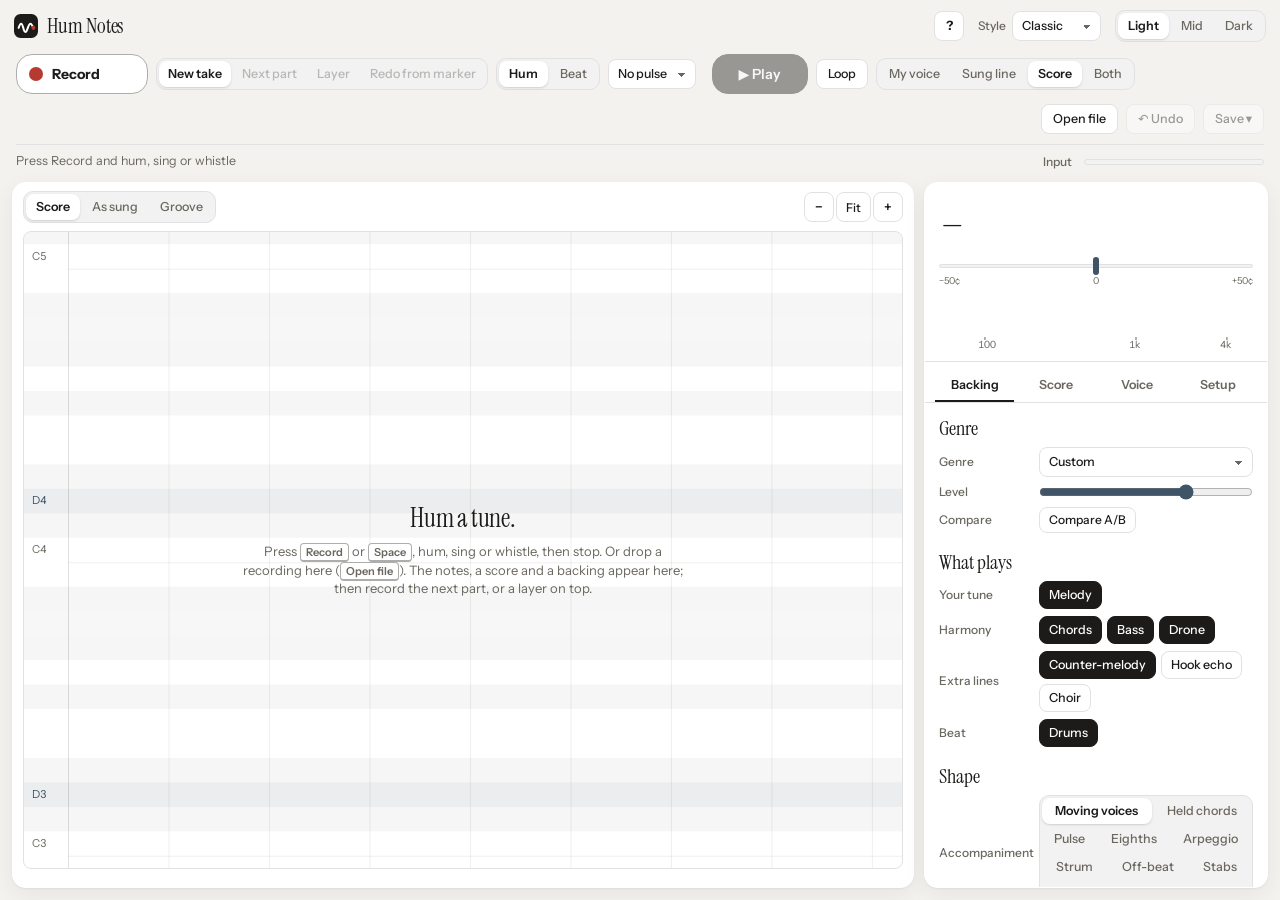
<file: index.html>
<!doctype html>
<html lang="en" data-theme="light">
<head>
<meta charset="utf-8">
<meta name="viewport" content="width=device-width, initial-scale=1">
<title>Hum Notes</title>
<link rel="stylesheet" href="theme.css">
<script src="themes.js"></script>
<style>
/* ---------- app shell: header, transport, then the work area fills the rest of the window ---------- */
html, body { height: 100%; }
body { display: grid; grid-template-rows: auto auto minmax(0, 1fr); height: 100vh; height: 100dvh; overflow: hidden; }
.spacer { flex: 1; }

.topbar { display: flex; align-items: center; gap: 14px; padding: 10px 14px 8px; min-width: 0; }
.brand { display: flex; align-items: center; gap: 9px; }
.brand span { font-family: var(--display); font-weight: var(--display-weight); font-style: var(--display-style); font-size: 21px; line-height: 1; letter-spacing: -0.01em; }
.brand svg { width: 24px; height: 24px; flex: none; }
.navlink { color: var(--muted); font-size: 12.5px; text-decoration: none; }
.navlink:hover { color: var(--accent-ink); }
.iconbtn { width: 30px; padding: 0; font-weight: 700; }

/* transport: record on the left, playback in the middle, level and messages on the right */
.transport {
  display: flex; flex-wrap: wrap; align-items: center; gap: 10px 16px; margin: 0 12px 10px; padding: 4px 4px 0;
}
[data-cards="border"] .transport { padding: 9px 12px; background: var(--panel); border: 1px solid var(--line); border-radius: var(--r-panel); }
.editor, .inspector { background: var(--panel); border: 1px solid var(--line); border-radius: var(--r-panel); min-height: 0; min-width: 0; }
[data-cards="shadow"] .editor, [data-cards="shadow"] .inspector { border-color: transparent; box-shadow: var(--shadow-card); }
[data-cards="flat"] .editor, [data-cards="flat"] .inspector { border-color: transparent; }
.cluster { display: flex; align-items: center; gap: 8px; flex-wrap: wrap; min-width: 0; }
.transport > .end { margin-left: auto; }
.recbtn {
  height: 40px; padding: 0 18px 0 12px; border-radius: max(var(--r-ctl), min(20px, calc(var(--r-ctl) * 2))); display: inline-flex; align-items: center; gap: 9px;
  background: var(--rec); border-color: var(--rec); color: var(--on-rec); font-weight: 700; font-size: 14px; min-width: 132px;
}
.recbtn:hover:not(:disabled) { filter: brightness(1.07); border-color: var(--rec); }
.recbtn .dot { width: 14px; height: 14px; border-radius: 50%; background: var(--on-rec); flex: none; transition: border-radius 120ms; }
[data-rec="quiet"] .recbtn:not(.on) { background: var(--raise); border-color: var(--line-strong); color: var(--text); }
[data-rec="quiet"] .recbtn:not(.on) .dot { background: var(--rec); }
[data-rec="quiet"] .recbtn:not(.on):hover { filter: none; border-color: var(--rec); }
.recbtn.on .dot { border-radius: 3px; }
.recbtn.on, .recbtn.on:hover { background: var(--rec); border-color: var(--rec); color: var(--on-rec); }
.recbtn.on { animation: recpulse 1.4s ease-in-out infinite; }
@keyframes recpulse { 0%, 100% { box-shadow: 0 0 0 0 color-mix(in srgb, var(--rec) 55%, transparent); } 50% { box-shadow: 0 0 0 7px color-mix(in srgb, var(--rec) 0%, transparent); } }
.playbtn { height: 40px; padding: 0 18px; border-radius: max(var(--r-ctl), min(20px, calc(var(--r-ctl) * 2))); font-size: 14px; min-width: 96px; }
.playbtn.on { background: var(--text); border-color: var(--text); color: var(--panel); }
.meter-cluster { order: 5; flex: 1 1 100%; flex-wrap: nowrap; gap: 12px; padding: 8px 0 2px; border-top: 1px solid var(--line); }
.meter-cluster .meter { width: 180px; flex: none; height: 6px; }
.mixrow .ctl { display: grid; grid-template-columns: minmax(0, 118px) minmax(60px, 1fr) 40px; gap: 6px; }
.mixrow .ctl > .nosel { grid-column: 1; }
.pulsebpm { display: inline-flex; align-items: center; gap: 5px; font-size: 12px; color: var(--muted); }
.pulsebpm input { width: 56px; }
.status { flex: 1; min-width: 0; font-size: 12.5px; color: var(--muted); min-height: 17px; line-height: 1.35; }
#recMode button { padding: 0 9px; }

/* ---------- work area ---------- */
.workspace { display: grid; grid-template-columns: minmax(0, 1fr) 344px; gap: 10px; padding: 0 12px 12px; min-height: 0; }
.editor { display: flex; flex-direction: column; overflow: hidden; }
.editor > .toolbar, .editor > .dock { flex: none; }
.toolbar { display: flex; align-items: center; gap: 8px; padding: 8px 10px; flex-wrap: wrap; min-width: 0; }
.toolbar.sub { padding-top: 0; }
.toolbar .info { font: 12px var(--mono); color: var(--text); display: inline-flex; gap: 6px; align-items: center; flex-wrap: wrap; }
.toolbar .info button.small { height: 22px; font: 500 11.5px var(--ui); }
.toolbar .sep { width: 1px; align-self: stretch; background: var(--line); margin: 2px 2px; }
.toolbar .sub { font-size: 12px; color: var(--muted); display: inline-flex; align-items: center; gap: 6px; }
.toolbar .sub input[type=range] { width: 80px; min-width: 60px; }
#edInfo { font-size: 12px; color: var(--muted); }
.zoom { display: inline-flex; gap: 2px; }
.zoom button { width: 30px; padding: 0; font: 600 14px var(--mono); }
.zoom button#zoomFit { width: auto; padding: 0 9px; font: 500 12px var(--ui); }
#degLegend { display: inline-flex; gap: 3px; align-items: center; }
#degLegend i { font: normal 600 10.5px/1 var(--mono); width: 18px; height: 18px; border-radius: min(9px, var(--r-ctl)); display: inline-flex; align-items: center; justify-content: center; color: var(--on-deg); }

.stage { position: relative; flex: 1 1 0; margin: 0 10px; background: var(--roll); border: 1px solid var(--line); border-radius: max(0px, calc(var(--r-panel) - 6px)); overflow: hidden; min-height: 200px; }
.stage canvas { position: absolute; inset: 0; width: 100%; height: 100%; display: block; cursor: crosshair; }
.empty { position: absolute; inset: 0; display: flex; flex-direction: column; align-items: center; justify-content: center; gap: 8px; pointer-events: none; text-align: center; padding: 20px; }
.empty b { font-family: var(--display); font-weight: var(--display-weight); font-style: var(--display-style); font-size: 26px; line-height: 1.2; letter-spacing: -0.01em; }
.empty span { color: var(--muted); max-width: 440px; }
body.dropping .stage { outline: 2px dashed var(--accent); outline-offset: -6px; }
.empty kbd { font: 600 11px var(--mono); border: 1px solid var(--line-strong); border-bottom-width: 2px; border-radius: 4px; padding: 1px 5px; background: var(--raise); }

/* the dock under the roll: one scrolling line per kind of thing */
.dock { padding: 8px 10px 10px; display: flex; flex-direction: column; gap: 6px; max-height: 42%; overflow-y: auto; }
.dock .row { display: grid; grid-template-columns: 70px minmax(0, 1fr); align-items: center; gap: 8px; }
.dock .row:has(> .chips:empty), .dock .row:has(> .chips[hidden]), .dock .parts-row:has(#parts:empty) { display: none; }
.chips > .inline { display: contents; }
#harmRow button { margin-left: auto; }
.chips { display: flex; gap: 5px; overflow-x: auto; padding: 2px 0 4px; scrollbar-width: thin; align-items: center; }
.chips > button.small { flex: none; }
.chip[data-deg] { box-shadow: inset 3px 0 0 var(--degc); padding-left: 11px; }
.chip.chromatic b { color: var(--accent-ink); }
.chip.grace { opacity: 0.8; font-size: 11px; }
.chip.slur { border-right-style: dashed; }
.chip.chord b { color: var(--accent-ink); }
.chip.chord.picked, .chip.chord.set { background: var(--accent-soft); border-color: var(--accent); }
.chip.chord.none b { color: var(--muted); }
.chip.section b { margin-right: 2px; font-family: var(--mono); }
.chip.part { align-items: center; }
.chip.genre.on { border-color: var(--accent); background: var(--accent-soft); }
.chip.part .sw { width: 10px; height: 10px; border-radius: 3px; background: var(--partc, var(--accent)); align-self: center; }
.chip.part.off { opacity: 0.45; }
.chip.part.off b { text-decoration: line-through; }
.ptracks { display: flex; flex-direction: column; gap: 4px; max-height: 120px; overflow-y: auto; }
.ptracks:empty { display: none; }
.prow { display: flex; gap: 5px; overflow-x: auto; align-items: center; padding-bottom: 2px; }
.prow .chip { flex: none; }
.prow.muted .chip { opacity: 0.4; }
.chip.partial { min-width: 150px; border-style: dashed; }

/* ---------- inspector: tuner on top, then tabs ---------- */
.inspector { display: grid; grid-template-rows: auto auto minmax(0, 1fr); overflow: hidden; }
.tuner { padding: 12px 14px 10px; display: flex; flex-direction: column; gap: 8px; border-bottom: 1px solid var(--line); }
.tuner-top { display: flex; align-items: flex-end; gap: 12px; min-height: 52px; }
.note-big { font-family: var(--display); font-weight: var(--display-weight); font-style: var(--display-style); font-size: 52px; line-height: 0.9; letter-spacing: -0.02em; min-width: 82px; text-decoration: underline 5px var(--degc, transparent); text-underline-offset: 7px; text-decoration-skip-ink: none; }
.note-big sub { font: 500 20px var(--mono); vertical-align: baseline; color: var(--muted); letter-spacing: 0; }
.tuner-meta { display: flex; flex-direction: column; gap: 3px; min-width: 0; padding-bottom: 2px; }
.hz { font: 12px var(--mono); color: var(--muted); }
.interval { font-size: 12.5px; }
.cents { position: relative; height: 26px; }
.cents .track { position: absolute; left: 0; right: 0; top: 9px; height: 4px; border-radius: 2px; background: var(--sunk); border: 1px solid var(--line); }
.cents .mid { position: absolute; left: 50%; top: 3px; width: 2px; height: 16px; margin-left: -1px; background: var(--muted); }
.cents .needle { position: absolute; top: 2px; width: 6px; height: 18px; margin-left: -3px; border-radius: 3px; background: var(--accent); left: 50%; transition: left 40ms linear, background 80ms; }
.cents .needle.good { background: var(--ok); }
.cents .scale { position: absolute; top: 20px; left: 0; right: 0; display: flex; justify-content: space-between; font: 9.5px var(--mono); color: var(--muted); }
.livekey { font-size: 12px; color: var(--muted); display: flex; gap: 6px; align-items: center; flex-wrap: wrap; min-height: 0; }
.livekey:empty { display: none; }
.livekey b { color: var(--text); }
.beats { display: flex; gap: 5px; }
.beats:empty { display: none; }
.beats i { width: 9px; height: 9px; border-radius: 2px; background: var(--sunk); border: 1px solid var(--line); }
.beats i.hit { background: var(--accent); border-color: var(--accent); }
.spec { display: block; width: 100%; height: 62px; }

.tabs { display: flex; gap: 2px; padding: 8px 10px 0; border-bottom: 1px solid var(--line); }
.tabs button { height: 32px; border: 0; border-bottom: 2px solid transparent; border-radius: 0; background: none; color: var(--muted); padding: 0 10px; font-weight: 600; flex: 1; }
.tabs button[aria-selected="true"] { color: var(--text); border-bottom-color: var(--text); }
.tabbody { overflow-y: auto; padding: 4px 14px 16px; scrollbar-width: thin; }
.pane h3:first-child, .pane > p:first-child + div > h3:first-child { margin-top: 10px; }
.pane h3 { font-family: var(--h3-font); font-size: var(--h3-size); font-weight: var(--h3-weight); font-style: var(--h3-style); line-height: 1.1;
  text-transform: var(--h3-case); letter-spacing: var(--h3-spacing); color: var(--text); margin: 18px 0 8px; display: flex; align-items: center; gap: 8px; }
.pane h3::after { content: ''; flex: 1; height: 1px; background: var(--line); display: var(--h3-rule); }
.field { display: grid; grid-template-columns: 92px minmax(0, 1fr); align-items: center; gap: 8px; margin: 7px 0; }
.field > .label { line-height: 1.2; }
.field > .ctl { display: flex; align-items: center; gap: 6px; flex-wrap: wrap; min-width: 0; }
.field > .ctl > select { flex: 1; min-width: 0; }
.field .seg { width: 100%; }
.field .seg button { flex: 1 1 auto; }
.field output, .field .val { font: 11.5px var(--mono); color: var(--text); min-width: 38px; text-align: right; }
.hint { font-size: 12px; color: var(--muted); margin: 6px 0; line-height: 1.45; }
.toggles { display: flex; flex-wrap: wrap; gap: 5px; }
.toggles button { height: 28px; padding: 0 9px; }
.btnrow { display: flex; gap: 6px; flex-wrap: wrap; align-items: center; }
.transpose { display: inline-flex; gap: 3px; align-items: center; }
.transpose input { width: 50px; text-align: center; }
#tempo { font: 12px var(--mono); }
#tempo small { color: var(--muted); font-family: var(--ui); }

/* shortcuts */
dialog { border: 1px solid var(--line-strong); border-radius: var(--r-panel); background: var(--raise); color: var(--text); box-shadow: var(--shadow-pop); padding: 18px 20px; max-width: min(520px, calc(100vw - 24px)); }
dialog::backdrop { background: rgba(0,0,0,0.35); }
dialog h2 { font-family: var(--display); font-weight: var(--display-weight); font-style: var(--display-style); font-size: 22px; margin: 0 0 10px; }
dialog table { border-collapse: collapse; width: 100%; font-size: 13px; }
dialog td { padding: 5px 0; border-bottom: 1px solid var(--line); vertical-align: top; }
dialog td:first-child { width: 150px; }
dialog kbd { font: 600 11px var(--mono); border: 1px solid var(--line-strong); border-bottom-width: 2px; border-radius: 4px; padding: 1px 5px; background: var(--panel); }
dialog form { text-align: right; margin-top: 12px; }

/* ---------- smaller windows ---------- */
@media (max-width: 1180px) {
  .workspace { grid-template-columns: minmax(0, 1fr) 300px; }
  #degLegend, #edInfo { display: none; }
}
/* short windows: a tighter dock and toolbars, so the roll keeps its room */
@media (max-height: 820px) and (min-width: 881px) {
  .toolbar { padding: 6px 10px; }
  .dock { gap: 3px; padding: 6px 10px 8px; }
  .chip { padding: 3px 8px; }
  .transport { padding: 7px 12px; gap: 8px 14px; }
  .meter-cluster { padding-top: 6px; }
  .tuner { gap: 6px; padding: 10px 14px 8px; }
  .spec { height: 48px; }
}
@media (max-width: 880px) {
  body { display: block; height: auto; overflow: auto; }
  .workspace { grid-template-columns: minmax(0, 1fr); }
  .stage { flex: none; height: 58vh; min-height: 300px; }
  .dock { max-height: none; }
  .inspector { grid-template-rows: auto auto auto; }
  .tabbody { overflow: visible; }
  .transport { margin: 0 10px 10px; }
  .workspace { padding: 0 10px 12px; }
}
@media (max-width: 520px) {
  .topbar { gap: 10px; }
  .navlink, .stylepick .label { display: none; }
  .recbtn, .playbtn { flex: 1; }
  #recMode, #hear { width: 100%; }
  #recMode button, #hear button { flex: 1; padding: 0 4px; font-size: 12px; }
  .meter-cluster .meter { width: 80px; }
  .meter-cluster .label { display: none; }
  .field { grid-template-columns: 78px minmax(0, 1fr); }
  .dock .row { grid-template-columns: 56px minmax(0, 1fr); }
}
</style>
</head>
<body>
<header class="topbar">
  <div class="brand">
    <svg viewBox="0 0 26 26" aria-hidden="true"><rect width="26" height="26" rx="7" fill="var(--text)"/><path d="M5 15c2-6 3.5-6 5 0s3 6 5 0 3.5-6 6 0" fill="none" stroke="var(--panel)" stroke-width="2.2" stroke-linecap="round"/><circle cx="21" cy="15" r="2.2" fill="var(--rec)"/></svg>
    <span>Hum Notes</span>
  </div>
  <a class="navlink" href="lab.html" title="Record your voice part by part to build your own synth voice">Voice lab ↗</a>
  <div class="spacer"></div>
  <button class="iconbtn" id="keysBtn" title="Keyboard shortcuts (?)" aria-label="Keyboard shortcuts">?</button>
  <label class="stylepick" title="Try another look (T cycles through them)"><span class="label">Style</span><select id="styleSel" aria-label="Style"></select></label>
  <div class="seg" id="theme" role="group" aria-label="Tone">
    <button data-v="light">Light</button><button data-v="mid">Mid</button><button data-v="dark">Dark</button>
  </div>
</header>

<section class="transport" aria-label="Record and play">
  <div class="cluster">
    <button class="recbtn" id="record"><span class="dot"></span><span id="recLabel">Record</span></button>
    <div class="seg" id="recMode" data-key="recMode" role="group" aria-label="What the next recording does">
      <button data-v="new" class="on" title="Record a new take (Undo brings the old one back)">New take</button><button data-v="next" title="Hear the last bar as a lead-in, then sing what comes next: it is added after the take as a new section">Next part</button><button data-v="layer" title="Hear the take while you sing a second part over it: it becomes a layer that plays along">Layer</button><button data-v="punch" title="Hear one bar before the start marker, then sing: the new notes replace what was there">Redo from marker</button>
    </div>
    <div class="seg" id="recKind" data-key="recKind" role="group" aria-label="What you are recording">
      <button data-v="hum" class="on" title="A melody: hum, sing or whistle">Hum</button><button data-v="beat" title="A drum groove: beatbox, tap or clap">Beat</button>
    </div>
    <select id="pulseSel" title="What you hear while you record a new take: nothing, a bar counted in, or the count-in followed by a click or drums. Singing to a pulse gives the score an exact beat">
      <option value="none">No pulse</option><option value="count" title="One bar counted in, then silence">Count-in</option><option value="click" title="One bar counted in, then a click on every beat">Click</option><option value="drums" title="One bar counted in, then the drum groove (from the Groove view)">Drums</option>
    </select>
    <label class="pulsebpm" id="pulseBpmWrap" hidden title="Tempo of the pulse"><input type="number" id="pulseBpm" min="40" max="240" step="1" value="90"> bpm</label>
  </div>
  <div class="cluster">
    <button class="playbtn primary" id="playMain" disabled>▶ Play</button>
    <button class="led" id="loopBtn" title="Play over and over (from the start marker)">Loop</button>
    <div class="seg" id="hear" data-key="hear" role="group" aria-label="What Play plays" title="What Play plays">
      <button data-v="voice">My voice</button><button data-v="line">Sung line</button><button data-v="score" class="on">Score</button><button data-v="both">Both</button>
    </div>
  </div>
  <div class="cluster meter-cluster">
    <div class="status" id="status" role="status" aria-live="polite">Press Record and hum, sing or whistle</div>
    <span class="label">Input</span><div class="meter" title="Input level"><div id="level"></div></div>
  </div>
  <div class="cluster end">
    <button id="openBtn" title="Open a recording (WAV, MP3, M4A…) to transcribe and accompany; or drop one on the page">Open file</button>
    <input type="file" id="fileIn" accept="audio/*,video/*,.wav,.mp3,.m4a,.aac,.ogg,.opus,.flac,.webm,.aif,.aiff" hidden>
    <button id="undoRec" disabled title="Bring back the take as it was before the last recording">↶ Undo</button>
    <button id="save" disabled title="Download the result: MIDI, audio, or both in a zip (Ctrl+S)">Save ▾</button>
  </div>
</section>

<main class="workspace">
  <section class="editor" aria-label="Roll">
    <div class="toolbar">
      <div class="seg" id="layer" data-key="layer" role="group" aria-label="What the roll shows">
        <button data-v="score" class="on" title="The clean score with its backing">Score</button><button data-v="sung" title="Exactly what you sang">As sung</button><button data-v="groove" title="The drum groove">Groove</button>
      </div>
      <span class="info" id="scoreInfo"></span>
      <span id="degLegend"></span>
      <div class="spacer"></div>
      <div class="zoom" role="group" aria-label="Zoom">
        <button id="zoomOut" title="Zoom out (−)" aria-label="Zoom out">−</button><button id="zoomFit" title="Show the whole take (0)">Fit</button><button id="zoomIn" title="Zoom in (+)" aria-label="Zoom in">+</button>
      </div>
    </div>
    <div class="toolbar sub" id="editBar" hidden>
      <button class="small" id="edUndo" title="Undo (Ctrl+Z)">↶</button>
      <button class="small" id="edRedo" title="Redo (Ctrl+Y)">↷</button>
      <span class="sep"></span>
      <button class="small" id="edDel" title="Delete selected notes (Delete)">Delete</button>
      <button class="small" id="edSplit" title="Split selected notes in two (S)">Split</button>
      <button class="small" id="edJoin" title="Join selected notes into one (J)">Join</button>
      <button class="small" id="edDup" title="Duplicate selected notes right after (Ctrl+D)">Duplicate</button>
      <span class="sep"></span>
      <button class="small" id="polishBtn" title="Move notes that sit badly (out of key, against the chord, awkward leaps, sung between two notes) to the nearby note that fits better · Ctrl+Z undoes">Polish melody</button>
      <button class="small" id="beatBtn" title="Fix the beat: half or double tempo, move it half a beat, choose where bar 1 starts, or tap it">Beat ▾</button>
      <button class="small" id="tapBtn" title="Plays your take; tap the beat on the spacebar. The score is then timed to your taps">Tap the beat</button>
      <button class="small" id="tapClear" hidden title="Forget the taps and let the beat be found from the humming again">Auto beat</button>
      <button class="small" id="edReset" hidden title="Throw away your edits and transcribe the take again">Re-transcribe</button>
      <span id="edInfo" title="Click a note to select · drag to move · drag its right edge to resize · double-click empty space to add · arrows nudge"></span>
    </div>
    <div class="toolbar sub" id="grooveCtl" hidden>
      <select id="presetSel" title="Start from a groove"><option value="">Start from…</option></select>
      <label class="sub">BPM <input type="number" id="gBpm" min="50" max="220" step="1" value="96"></label>
      <span class="sub num" id="gInfo"></span>
      <label class="sub">Swing <input type="range" id="gSwing" min="0.5" max="0.75" step="0.01" value="0.5"></label>
      <span class="sep"></span>
      <button class="small" data-vary="busier">Busier</button><button class="small" data-vary="simpler">Simpler</button>
      <button class="small" data-vary="half">Half-time</button><button class="small" data-vary="double">Double-time</button>
      <button class="small" data-vary="fill">Fill</button><button class="small" data-vary="humanize">Humanize</button>
      <button class="small" data-vary="clear">Clear</button>
      <span class="sep"></span>
      <button class="small led" id="gHum" title="Play this groove while you record a hum, instead of a click">Hum over it</button>
      <button class="small" id="gUse" title="Use this groove as the rhythm under the score's backing">Use under backing</button>
    </div>
    <div class="stage">
      <canvas id="cv"></canvas>
      <div class="empty" id="emptyMsg">
        <b>Hum a tune.</b>
        <span>Press <kbd>Record</kbd> or <kbd>Space</kbd>, hum, sing or whistle, then stop. Or drop a recording here (<kbd>Open file</kbd>). The notes, a score and a backing appear here; then record the next part, or a layer on top.</span>
      </div>
    </div>
    <div class="dock">
      <div class="row"><span class="label">Genre</span><div class="chips" id="genreRow"></div></div>
      <div class="row parts-row"><span class="label">Parts</span><div class="chips"><span class="inline" id="parts"></span><span class="inline" id="harmRow"></span></div></div>
      <div class="row"><span class="label">Sections</span><div class="chips" id="sections"></div></div>
      <div class="row"><span class="label">Chords</span><div class="chips" id="chords"></div></div>
      <div class="row"><span class="label">Notes</span><div class="chips" id="notes"></div></div>
      <div class="ptracks" id="ptracks"></div>
    </div>
  </section>

  <aside class="inspector" aria-label="Controls">
    <section class="tuner" aria-label="Tuner">
      <div class="tuner-top">
        <div class="note-big" id="big">–</div>
        <div class="tuner-meta"><div class="hz" id="hz">&nbsp;</div><div class="interval" id="interval">&nbsp;</div></div>
      </div>
      <div class="cents">
        <div class="track"></div><div class="mid"></div><div class="needle" id="needle"></div>
        <div class="scale"><span>−50¢</span><span>0</span><span>+50¢</span></div>
      </div>
      <div class="livekey" id="liveKey"></div>
      <div class="beats" id="beatdots"></div>
      <canvas id="spec" class="spec"></canvas>
    </section>
    <nav class="tabs" role="tablist" id="tabs">
      <button role="tab" data-tab="backing" aria-selected="true">Backing</button>
      <button role="tab" data-tab="score" aria-selected="false">Score</button>
      <button role="tab" data-tab="voice" aria-selected="false">Voice</button>
      <button role="tab" data-tab="setup" aria-selected="false">Setup</button>
    </nav>
    <div class="tabbody">
      <!-- Backing -->
      <div class="pane" data-pane="backing" role="tabpanel">
        <p class="hint" id="backingOff" hidden>The backing is worked out from the score. Switch the roll to <b>Score</b> to shape it.</p>
        <div id="backing">
          <h3>Genre</h3>
          <div class="field" title="A genre sets the whole backing: its chords, how they are played, the bass line, the drums and the sounds. The Genre line under the roll says which genres your melody suggests"><span class="label">Genre</span><div class="ctl"><select id="moodSel">
            <option value="pop">Pop</option><option value="rock">Rock</option><option value="blues">Blues</option><option value="jazz">Jazz / swing</option><option value="lofi">Lo-fi hip-hop</option>
            <option value="folk">Folk</option><option value="celtic">Celtic</option><option value="country">Country</option><option value="latin">Latin / bossa</option><option value="reggae">Reggae</option>
            <option value="waltz">Waltz</option><option value="ballad">Ballad</option><option value="anthem">Anthem / march</option><option value="epic">Epic / film theme</option><option value="cinematic">Cinematic / tension</option><option value="classical">Classical</option>
            <option value="children">Children’s song</option><option value="electronic">Electronic / dance</option><option value="custom" selected>Custom</option>
          </select></div></div>
          <div class="field"><span class="label">Level</span><div class="ctl"><input type="range" id="bvol" min="0" max="1" step="0.01" value="0.7"></div></div>
          <div class="field" title="Keep this backing as A, change anything (that is B), then switch between them while it plays"><span class="label">Compare</span><div class="ctl"><button class="small" id="abBtn">Compare A/B</button><button class="small" id="abKeep" hidden>Keep this one</button><span class="val" id="abNow"></span></div></div>
          <h3>What plays</h3>
          <div class="field"><span class="label">Your tune</span><div class="toggles"><button class="led on" data-acc="melody" title="The melody you hummed, played by the sound chosen under Score">Melody</button></div></div>
          <div class="field"><span class="label">Harmony</span><div class="toggles" id="accToggles">
            <button class="led on" data-acc="chords" title="The chords under the tune">Chords</button><button class="led on" data-acc="bass" title="A bass line under the chords">Bass</button><button class="led on" data-acc="drone" title="The home note and its fifth, held under everything">Drone</button>
          </div></div>
          <div class="field"><span class="label">Extra lines</span><div class="toggles">
            <button class="led on" data-acc="counter" title="A second, quieter tune that answers yours in its gaps">Counter-melody</button><button class="led" data-acc="motif" title="The backing picks up a short figure from your tune (its hook) and repeats it: as a riff, an echo, a sequence…">Hook echo</button><button class="led" data-acc="choir" title="A choir singing the chords, in the colour of your own voice (from your recording)">Choir</button>
          </div></div>
          <div class="field"><span class="label">Beat</span><div class="toggles"><button class="led on" data-acc="rhythm" title="Drums: the feel is chosen under Shape">Drums</button></div></div>
          <h3>Shape</h3>
          <div class="field" title="How the chords are played. Moving voices: three lines that move from chord to chord, with a melodic bass. The others repeat a pattern on each chord"><span class="label">Accompaniment</span><div class="seg" id="texSeg"><button data-v="voices" title="Three lines moving from chord to chord, with a melodic bass">Moving voices</button><button data-v="pad" title="Chords held for their length">Held chords</button><button data-v="pulse" title="A chord on every beat">Pulse</button><button data-v="eighths" title="Chords on every eighth, the off-beats lighter (rock, pop)">Eighths</button><button data-v="arp" title="The chord notes one after another">Arpeggio</button><button data-v="strum" title="A strummed guitar pattern">Strum</button><button data-v="skank" title="Short chords on the off-beats (reggae, ska, dance)">Off-beat</button><button data-v="stabs" title="Short hits on one and the and of two (jazz, blues; bossa hits with bossa drums)">Stabs</button><button data-v="boomchick" title="Chords between the bass notes: two and four, or two and three in 3/4 (country, waltz)">Boom-chick</button><button data-v="ostinato" title="A low repeating figure under quiet held chords">Low riff</button></div></div>
          <div class="field" title="How much the moving parts (inner voices, bass, counter-melody) do: plain and sparse to busy and decorated"><span class="label">Busy</span><div class="ctl"><input type="range" id="busy" min="0" max="1" step="0.05" value="0.5"></div></div>
          <div class="field" title="How the backing grows over the piece"><span class="label">Energy</span><div class="seg" data-key="energy"><button data-v="flat">Even</button><button data-v="build">Build up</button><button data-v="arc" class="on">Rise and fall</button></div></div>
          <div class="field" title="Phrases: chords and backing follow your phrases (endings, repeats, answers). Bar by bar: one decision per bar"><span class="label">Follows</span><div class="seg" data-key="formAware"><button data-v="on" class="on">Phrases</button><button data-v="off">Bar by bar</button></div></div>
          <div class="field" title="The chord language: Plain (the key's own chords), Pop, Rock, Blues, Jazz, Modal (folk and modal turns), Rich (sevenths and added notes), Dark (minor-leaning), Lift (bright, rising)"><span class="label">Chord colour</span><div class="seg" data-key="harmony"><button data-v="plain" class="on">Plain</button><button data-v="pop" title="The key's chords, IV and vi preferred">Pop</button><button data-v="rock" title="♭VII and ♭VI chords as power chords">Rock</button><button data-v="blues" title="Dominant sevenths on I, IV and V">Blues</button><button data-v="jazz" title="Sevenths and ninths with approach chords into ii and V">Jazz</button><button data-v="epic" title="Film-score chords: i, ♭VI, ♭III and ♭VII (or ♭VI and ♭VII in major), open voicings">Epic</button><button data-v="modal">Modal</button><button data-v="rich">Rich</button><button data-v="dark">Dark</button><button data-v="lift">Lift</button></div></div>
          <div class="field" title="How often the chord changes"><span class="label">Chord change</span><div class="seg" data-key="chordRate"><button data-v="0.5">Every 2 bars</button><button data-v="1" class="on">Every bar</button><button data-v="2">Every ½ bar</button></div></div>
          <div class="field"><span class="label">Sound</span><div class="seg" data-key="sound"><button data-v="synth" class="on">Synth</button><button data-v="strings">Strings</button><button data-v="brass">Brass</button><button data-v="pluck">Pluck</button><button data-v="keys">Keys</button><button data-v="orchestra">Orchestra</button></div></div>
          <div class="field" id="fSpacing" title="How far apart the chord notes sit"><span class="label">Spacing</span><div class="seg" data-key="spacing"><button data-v="close" class="on">Close</button><button data-v="open">Open</button><button data-v="wide">Wide</button></div></div>
          <div class="field" id="fRegister" title="How high the chords sit"><span class="label">Register</span><div class="seg" data-key="register"><button data-v="low">Low</button><button data-v="mid" class="on">Mid</button><button data-v="high">High</button></div></div>
          <div class="field" id="fMotif" title="How the backing uses the hook: Riff repeats it under the tune, Echo answers it a bar later, Sequence repeats it step by step higher, Slow plays it at half speed, Mirror turns it upside down"><span class="label">Hook echo as</span><div class="seg" data-key="motifUse"><button data-v="ostinato" class="on">Riff</button><button data-v="echo">Echo</button><button data-v="sequence">Sequence</button><button data-v="slow">Slow</button><button data-v="mirror">Mirror</button></div></div>
          <div class="field" id="fBassStyle" title="The bass line in the pattern accompaniments"><span class="label">Bass line</span><div class="seg" data-key="bassStyle"><button data-v="feel" class="on" title="The drum feel's own bass rhythm">Drum feel’s</button><button data-v="kick" title="A note on every kick drum hit">With the kick</button><button data-v="twobeat" title="Root on one, fifth on three (country, folk, waltz)">Two-beat</button><button data-v="walking" title="A note on every beat, walking into the next chord (jazz, blues)">Walking</button><button data-v="eighths" title="Driving eighth notes on the root (rock, dance)">Eighths</button></div></div>
          <h3>Beat</h3>
          <div class="field" title="The drum pattern. Mine: the groove you beatboxed or tapped (Beat mode, or the Groove view)"><span class="label">Drum feel</span><div class="seg" data-key="feel"><button data-v="backbeat" class="on">Backbeat</button><button data-v="rock">Rock</button><button data-v="halftime">Half-time</button><button data-v="shuffle">Shuffle</button><button data-v="jazz" title="Ride cymbal swing with the hi-hat on two and four">Jazz</button><button data-v="boombap" title="Hip-hop: kick, snare on two and four, eighth hats">Boom-bap</button><button data-v="four" title="A kick on every beat, hats on the off-beats">Four on the floor</button><button data-v="onedrop" title="Reggae: kick and snare together on three">One-drop</button><button data-v="train" title="Country: snare eighths, accents on two and four">Train</button><button data-v="epic" title="Film drums: big low hits with timpani, toms in loud phrases, cymbal swells into new phrases">Film</button><button data-v="bossa">Bossa</button><button data-v="waltz">Waltz</button><button data-v="march">March</button><button data-v="drive">Drive</button><button data-v="lilt">Lilt</button><button data-v="sparse">Sparse</button><button data-v="none">None</button><button data-v="mine">Mine</button></div></div>
          <div class="field" title="On: the drums listen to the tune: hats keep to the beat when you sing busily and fill in when you rest, a kick under notes that push ahead of the beat, fills into each new phrase, a crash on loud phrase starts, half-time in quiet phrases, and an ending on your last note. Off: the plain pattern"><span class="label">Drums follow</span><div class="seg" data-key="drumFollow"><button data-v="on" class="on">The tune</button><button data-v="off">Plain pattern</button></div></div>
          <div class="field" title="Swing: notes on the off-beat played late, long-short instead of even. From your singing: as much as you swung; Straight: even; Swung: a fixed swing"><span class="label">Swing</span><div class="seg" data-key="swing"><button data-v="auto" class="on" id="swingAuto">From your singing</button><button data-v="straight">Straight</button><button data-v="swung">Swung</button></div></div>
          <div class="field"><span class="label">Meter</span><div class="ctl"><select id="meterSel" title="Beats in a bar"><option value="auto">Auto</option><option value="2">2/4</option><option value="3">3/4</option><option value="4">4/4</option></select></div></div>
          <p class="hint">Beat found wrong? Use <b>Beat ▾</b> above the roll: half or double tempo, move it half a beat, or say where bar 1 starts.</p>
          <h3>Form</h3>
          <div class="field" title="Play the theme more than once, building: the first time without drums, choir or counter-melody; the last time with everything and a whole step higher (in Score playback)"><span class="label">Plays</span><div class="seg" data-key="repeats"><button data-v="1" class="on">Once</button><button data-v="2">Twice, building</button><button data-v="3">Three times, building</button></div></div>
          <div class="field" title="Bars of backing before the tune comes in: its first chord with the bass and drums"><span class="label">Intro</span><div class="seg" data-key="intro"><button data-v="0" class="on">None</button><button data-v="1">1 bar</button><button data-v="2">2 bars</button></div></div>
          <div class="field" title="Stop: everything ends with your last note. Ring: the last chord rings on for a bar"><span class="label">Ending</span><div class="seg" data-key="ending"><button data-v="stop">Stop</button><button data-v="ring" class="on">Ring</button></div></div>
          <h3>Mix</h3>
          <div class="field" title="The room the music sounds in: dry, a room, a bright plate, or a concert hall"><span class="label">Space</span><div class="seg" data-key="space"><button data-v="dry">Dry</button><button data-v="room" class="on">Room</button><button data-v="plate">Plate</button><button data-v="hall">Hall</button></div></div>
          <div id="mixer"></div>
        </div>
      </div>

      <!-- Score -->
      <div class="pane" data-pane="score" role="tabpanel" hidden>
        <h3>Melody</h3>
        <div class="field"><span class="label">Played by</span><div class="ctl"><select id="melSound" title="What plays the melody">
          <option value="voice">My voice synth</option><option value="plain">Plain tone</option>
          <option value="flute">Flute</option><option value="clarinet">Clarinet</option><option value="oboe">Oboe</option>
          <option value="violins">Violins</option><option value="cellos">Cellos</option><option value="horn">Horn</option>
          <option value="trumpet">Trumpet</option><option value="piano">Piano</option><option value="profile">My voice profile</option>
        </select></div></div>
        <div class="field" title="A second instrument playing the tune with it, an octave away"><span class="label">Doubled by</span><div class="ctl"><select id="melDouble">
          <option value="none">Nothing</option><option value="cellos:-12">Cellos, an octave below</option><option value="horn:-12">Horns, an octave below</option>
          <option value="violins:12">Violins, an octave above</option><option value="flute:12">Flute, an octave above</option>
        </select></div></div>
        <div class="field"><span class="label">Transpose</span><div class="ctl transpose" title="Transpose the score">
          <button class="small" id="tDown8">−8ve</button><button class="small" id="tDown">−1</button>
          <input type="number" id="transpose" value="0" min="-36" max="36" step="1">
          <button class="small" id="tUp">+1</button><button class="small" id="tUp8">+8ve</button>
        </div></div>
        <div class="field" title="Low: a plain, singable score · High: keeps grace notes, small passing notes and slurs"><span class="label">Detail</span><div class="ctl"><input type="range" id="sdetail" min="0" max="1" step="0.01" value="0.5"></div></div>
        <div class="field" title="0: clean score timing and pitch · up: blends in how you actually sang it"><span class="label">Style</span><div class="ctl"><input type="range" id="style" min="0" max="1" step="0.01" value="0"><output id="styleV" class="val"></output></div></div>
        <div class="field"><span class="label">Colours</span><div class="seg" id="colours" data-key="colours" title="Colour notes by their place in the key"><button data-v="degree" class="on">Scale degree</button><button data-v="plain">Plain</button></div></div>
        <h3>Reading the take</h3>
        <div class="field"><span class="label">Key</span><div class="ctl"><select id="keySel" title="Key"><option value="auto">Auto</option></select></div></div>
        <div class="field"><span class="label">Grid</span><div class="ctl"><select id="sres" title="Score grid"><option value="2" selected>1/8</option><option value="4">1/16</option><option value="3">1/8 triplets</option><option value="1">1/4</option></select></div></div>
        <div class="field"><span class="label">Tuning</span><div class="ctl"><select id="tuningSel" title="Tuning"><option value="auto">Follow my voice</option><option value="a440">A440</option></select></div></div>
        <div class="field" title="Polish melody: low moves only clear slips · high is more textbook"><span class="label">Polish</span><div class="ctl"><input type="range" id="polishAmt" min="0" max="1" step="0.05" value="0.5"></div></div>
        <p class="hint">Edit on the roll: click a note to select, drag to move, drag its right edge to resize, double-click empty space to add a note. Click empty space to set the start marker.</p>
      </div>

      <!-- Voice -->
      <div class="pane" data-pane="voice" role="tabpanel" hidden>
        <h3>Sung line</h3>
        <p class="hint">What <b>Sung line</b> plays: your own pitch curve, sung by a voice and tidied by these controls.</p>
        <div id="lineCtl">
          <div class="field"><span class="label">Voice</span><div class="seg" data-key="lineEngine" title="Which voice sings the line"><button data-v="natural" class="on">Natural</button><button data-v="profile" title="Your measured voice from the Voice lab">My profile</button><button data-v="simple">Simple</button></div></div>
          <div class="field"><span class="label">Sing on</span><div class="ctl"><select id="voiceSound" title="Which sound your profile voice sings">
            <option value="mm">mm</option><option value="oo">oo</option><option value="oh">oh</option><option value="ah" selected>ah</option><option value="ee">ee</option>
          </select></div></div>
          <div class="field"><span class="label">Smooth</span><div class="ctl"><input type="range" id="lineSmooth" min="0" max="1" step="0.01" value="0.35"></div></div>
          <div class="field" title="0 = exactly as you sang · 1 = on the score's notes and beats"><span class="label">Toward score</span><div class="ctl"><input type="range" id="lineTune" min="0" max="1" step="0.01" value="0.5"></div></div>
          <div class="field"><span class="label">Vibrato</span><div class="ctl"><input type="range" id="lineVib" min="0" max="1" step="0.01" value="0.3"></div></div>
          <div class="field"><span class="label">Even level</span><div class="ctl"><input type="range" id="lineEven" min="0" max="1" step="0.01" value="0.4"></div></div>
          <div class="field"><span class="label">Glide</span><div class="ctl"><input type="range" id="lineGlide" min="0" max="1" step="0.01" value="0.5"></div></div>
        </div>
        <h3>As sung</h3>
        <div class="field"><span class="label">Snap to</span><div class="seg" id="snap" data-key="snap"><button data-v="chrom" class="on">Chromatic</button><button data-v="major">Major</button><button data-v="minor">Minor</button></div></div>
        <div class="field"><span class="label">Detail</span><div class="ctl"><input type="range" id="detail" min="0" max="1" step="0.01" value="0.6"><output id="detailV" class="val"></output></div></div>
        <div class="field"><span class="label">Timing</span><div class="ctl"><div class="seg" id="rhythm" data-key="rhythm"><button data-v="free" class="on">Free</button><button data-v="grid">Grid</button></div>
          <select id="res" title="Grid"><option value="2">1/8</option><option value="4" selected>1/16</option><option value="3">1/8t</option></select></div></div>
        <div class="field"><span class="label">Tempo</span><div class="ctl"><span id="tempo"></span><button class="small" id="half" title="Half tempo">÷2</button><button class="small" id="dbl" title="Double tempo">×2</button></div></div>
        <h3>Auto-tune</h3>
        <div class="field"><span class="label">Amount</span><div class="ctl"><input type="range" id="tune" min="0" max="1" step="0.01" value="0"><output id="tuneV" class="val"></output></div></div>
        <div class="field" title="Left: snaps hard · right: natural"><span class="label">Snap</span><div class="ctl"><input type="range" id="speed" min="0" max="1" step="0.01" value="0.3"></div></div>
        <div class="field"><span class="label">Live</span><div class="ctl"><button class="small led" id="monitor" title="Hear yourself tuned (headphones) · H">Hear live</button><input type="range" id="mon" min="0" max="1" step="0.01" value="0.7" title="Live level" style="flex:1"><span class="val" id="monLat"></span></div></div>
        <h3>Tone</h3>
        <div class="field"><span class="label">Timbre</span><div class="seg" id="timbre" data-key="timbre"><button data-v="plain">Plain</button><button data-v="voice" class="on">Your voice</button></div></div>
        <div class="field"><span class="label">Flourish</span><div class="ctl"><input type="range" id="flourish" min="0" max="1" step="0.01" value="0.5"><output id="flourishV" class="val"></output></div></div>
        <h3>Partials</h3>
        <div class="field"><span class="label">Show</span><div class="seg" id="partials" data-key="partials"><button data-v="off">Off</button><button data-v="on" class="on">On</button></div></div>
        <div class="field"><span class="label">Range</span><div class="ctl"><input type="range" id="prange" min="6" max="48" step="1" value="24"><output id="prangeV" class="val"></output></div></div>
        <div class="field" title="Play the harmonics you sang as soft tones in Score playback"><span class="label">In playback</span><div class="ctl"><button class="small led" data-acc="harmonics">Harmonic tones</button></div></div>
        <div class="field" title="Extra input gate (left: automatic)"><span class="label">Input gate</span><div class="ctl"><input type="range" id="gate" min="0" max="0.08" step="0.001" value="0"></div></div>
        <h3>Preview</h3>
        <div class="field"><span class="label">Play take</span><div class="ctl"><button class="small" id="play" disabled>▶ Play</button><div class="seg" id="playmode" data-key="playMode"><button data-v="voice" class="on">Voice</button><button data-v="notes">Notes</button><button data-v="both">Both</button><button data-v="partials">Partials</button></div></div></div>
      </div>

      <!-- Setup -->
      <div class="pane" data-pane="setup" role="tabpanel" hidden>
        <h3>Audio</h3>
        <div class="field"><span class="label">Microphone</span><div class="ctl"><select id="micSel" title="Microphone"><option value="">Default mic</option></select></div></div>
        <div class="field"><span class="label">Output</span><div class="ctl"><select id="outSel" title="Output"><option value="">Default output</option></select></div></div>
        <div class="field"><span class="label">Mic</span><div class="ctl"><button class="small" id="listen">Mic on</button></div></div>
        <p class="hint">For <b>Next part</b>, <b>Layer</b> and <b>Redo from marker</b>, wear headphones: the mic should hear only you, not the playback.</p>
        <h3>Drone</h3>
        <div class="field"><span class="label" title="Key: D">Drone</span><div class="ctl"><button class="small led" id="drone">Off</button><select id="root" title="Home note"></select><select id="oct" title="Octave"><option>1</option><option selected>2</option><option>3</option><option>4</option></select></div></div>
        <div class="field"><span class="label">Sound</span><div class="ctl"><select id="wave"><option value="sine">Sine</option><option value="triangle" selected>Soft</option><option value="sawtooth">Reed</option></select>
          <div class="seg" id="voicing" data-key="voicing"><button data-v="root" class="on">1</button><button data-v="fifth">1+5</button><button data-v="oct">1+5+8</button></div></div></div>
        <div class="field"><span class="label">Level</span><div class="ctl"><input type="range" id="dvol" min="0" max="1" step="0.01" value="0.35" title="Drone level"></div></div>
        <h3>Click</h3>
        <div class="field"><span class="label" title="Key: M">Click</span><div class="ctl"><button class="small led" id="metro">Off</button><input type="number" id="bpm" min="40" max="240" step="1" value="90" title="BPM"><select id="beats" title="Beats per bar"><option>2</option><option>3</option><option selected>4</option><option>6</option></select></div></div>
        <div class="field"><span class="label">Level</span><div class="ctl"><input type="range" id="mvol" min="0" max="1" step="0.01" value="0.5" title="Click level"></div></div>
        <h3>Take</h3>
        <div class="btnrow">
          <button class="small" id="copy" disabled title="Copy the notes as text">Copy notes</button>
          <button class="small" id="dlBtn" disabled title="MIDI, audio, or both in a zip">Download…</button>
          <button class="small" id="clear" disabled title="Start over (Undo brings it back)">Clear take</button>
        </div>
      </div>
    </div>
  </aside>
</main>

<dialog id="keysDlg" aria-label="Keyboard shortcuts">
  <h2>Keyboard</h2>
  <table>
    <tr><td><kbd>Space</kbd></td><td>Record / stop (in the record mode chosen)</td></tr>
    <tr><td><kbd>P</kbd> or <kbd>Enter</kbd></td><td>Play / stop</td></tr>
    <tr><td><kbd>L</kbd></td><td>Loop on or off</td></tr>
    <tr><td><kbd>1</kbd> <kbd>2</kbd> <kbd>3</kbd> <kbd>4</kbd></td><td>Record mode: new take, next part, layer, redo from marker</td></tr>
    <tr><td><kbd>+</kbd> <kbd>−</kbd> <kbd>0</kbd></td><td>Zoom in, out, whole take · Ctrl + wheel zooms, wheel scrolls</td></tr>
    <tr><td><kbd>D</kbd> <kbd>M</kbd> <kbd>H</kbd></td><td>Drone, click, hear yourself live</td></tr>
    <tr><td>Score edits</td><td><kbd>Delete</kbd> · arrows nudge (<kbd>Shift</kbd>: octave / beat) · <kbd>S</kbd> split · <kbd>J</kbd> join · <kbd>Ctrl</kbd>+<kbd>C</kbd>/<kbd>V</kbd>/<kbd>D</kbd>/<kbd>A</kbd> · <kbd>Ctrl</kbd>+<kbd>Z</kbd>/<kbd>Y</kbd></td></tr>
    <tr><td><kbd>Esc</kbd></td><td>Clear selection and start marker</td></tr>
    <tr><td><kbd>T</kbd> · <kbd>Shift</kbd>+<kbd>T</kbd></td><td>Next style · next tone (light, mid, dark)</td></tr>
    <tr><td><kbd>Ctrl</kbd>+<kbd>S</kbd></td><td>Save: download MIDI, audio, or both in a zip</td></tr>
    <tr><td><kbd>?</kbd></td><td>This list</td></tr>
  </table>
  <form method="dialog"><button class="primary">Close</button></form>
</dialog>

<script>
  // on a shared copy (GitHub Pages, a tunnel) there is no local server: no saving, no Voice lab, no live reload
  window.HOSTED = !['localhost', '127.0.0.1'].includes(location.hostname);
  if (HOSTED) document.querySelector('.navlink[href="lab.html"]').hidden = true;
  // live reload: poll the page's files and reload when one changes (kept here so it outlives script errors)
  if (!HOSTED) (async function watch() {
    const files = ['index.html', 'theme.css', 'themes.js', 'app.js', 'dsp.js', 'voicesynth.js', 'profilesynth.js', 'motif.js', 'arrange.js', 'form.js', 'rhythm2.js', 'sampler.js', 'rhythm.js', 'genre.js', 'pitch-worklet.js'], seen = {};
    let pending = false;
    for (;;) {
      for (const f of files) {
        try {
          const lm = (await fetch(f, { method: 'HEAD', cache: 'no-store' })).headers.get('Last-Modified');
          if (seen[f] && lm !== seen[f]) pending = true;
          seen[f] = lm;
        } catch {}
      }
      if (pending) {
        let ok = true;
        try { if (window.reloadReady) ok = await window.reloadReady(); } catch {}
        if (ok) { location.reload(); return; }
      }
      await new Promise(r => setTimeout(r, 1000));
    }
  })();
</script>
<script>
  // cache-busted so live reload always runs the newest code
  for (const f of ['dsp.js', 'voicesynth.js', 'profilesynth.js', 'motif.js', 'arrange.js', 'form.js', 'rhythm2.js', 'sampler.js', 'rhythm.js', 'genre.js', 'app.js']) document.write('<script src="' + f + '?v=' + Date.now() + '"><\/script>');
</script>
</body>
</html>
</file>
<file: theme.css>
/* Hum Notes: shared look. Colours, type and corner sizes are set by themes.js as custom properties
   (one style × one tone); the defaults here only cover the moment before it runs. Shape variants
   per style hang off data attributes on <html>: data-cards, data-lamps, data-rec, data-seg. */
@font-face { font-family: 'Instrument Sans'; src: url(fonts/instrumentsans.woff2) format('woff2'); font-weight: 400 700; font-display: swap; }
@font-face { font-family: 'Instrument Serif'; src: url(fonts/instrumentserif.woff2) format('woff2'); font-weight: 400; font-display: swap; }
@font-face { font-family: 'Instrument Serif'; src: url(fonts/instrumentserif-italic.woff2) format('woff2'); font-weight: 400; font-style: italic; font-display: swap; }
@font-face { font-family: 'Space Grotesk'; src: url(fonts/spacegrotesk.woff2) format('woff2'); font-weight: 300 700; font-display: swap; }
@font-face { font-family: 'JetBrains Mono'; src: url(fonts/jetbrainsmono.woff2) format('woff2'); font-weight: 400 700; font-display: swap; }
@font-face { font-family: 'Newsreader'; src: url(fonts/newsreader.woff2) format('woff2'); font-weight: 400 700; font-display: swap; }
@font-face { font-family: 'Nunito'; src: url(fonts/nunito.woff2) format('woff2'); font-weight: 400 800; font-display: swap; }

:root {
  --bg: #F3F2EF; --panel: #FFFFFF; --raise: #FFFFFF; --sunk: #F1F0EE; --line: #E1E0DD; --line-strong: #B1AFAA;
  --text: #1C1B19; --muted: #6A675F; --accent: #405468; --accent-ink: #405468; --accent-soft: rgba(64,84,104,0.12); --on-accent: #FFFFFF;
  --primary-bg: #1C1B19; --primary-fg: #FFFFFF; --rec: #B63A30; --on-rec: #FFFFFF; --ok: #1E7F45; --bad: #B42318;
  --shadow-key: 0 1px 3px rgba(0,0,0,0.11); --shadow-pop: 0 12px 32px rgba(0,0,0,0.16); --shadow-card: 0 6px 22px rgba(0,0,0,0.06);
  --roll: #FFFFFF; --on-deg: #161616;
  --ui: 'Instrument Sans', system-ui, sans-serif; --display: 'Instrument Serif', Georgia, serif; --display-weight: 400; --display-style: normal;
  --mono: var(--ui); --r-ctl: 8px; --r-panel: 14px;
  --label-font: var(--ui); --label-size: 12px; --label-case: none; --label-spacing: 0; --label-weight: 500; --label-variant: normal;
  --h3-font: var(--display); --h3-size: 20px; --h3-case: none; --h3-spacing: 0; --h3-weight: 400; --h3-style: normal; --h3-rule: none;
}

* { box-sizing: border-box; }
[hidden] { display: none !important; }
html, body { margin: 0; }
body { background: var(--bg); color: var(--text); font: 13px/1.4 var(--ui); font-variant-numeric: tabular-nums; -webkit-font-smoothing: antialiased; }

.label {
  font-family: var(--label-font); font-size: var(--label-size); font-weight: var(--label-weight); line-height: 1.15;
  text-transform: var(--label-case); letter-spacing: var(--label-spacing); font-variant: var(--label-variant); color: var(--muted);
}
.num, .val { font-family: var(--mono); font-variant-numeric: tabular-nums; }
.display { font-family: var(--display); font-weight: var(--display-weight); font-style: var(--display-style); }

button, select, input[type=number] {
  font: 500 12.5px/1 var(--ui); color: var(--text); background: var(--raise);
  border: 1px solid var(--line); border-radius: var(--r-ctl); padding: 0 11px; height: 30px; cursor: pointer;
}
select { padding: 0 26px 0 9px; appearance: none; max-width: 100%;
  background-image: linear-gradient(45deg, transparent 50%, var(--muted) 50%), linear-gradient(135deg, var(--muted) 50%, transparent 50%);
  background-position: calc(100% - 13px) 13px, calc(100% - 9px) 13px; background-size: 4px 4px; background-repeat: no-repeat; }
input[type=number] { width: 64px; padding: 0 6px; cursor: text; font-family: var(--mono); font-size: 12px; }
button:hover:not(:disabled), select:hover { border-color: var(--line-strong); }
button:disabled { opacity: 0.42; cursor: default; }
:focus-visible { outline: 2px solid var(--accent); outline-offset: 2px; }
button.small { height: 26px; padding: 0 9px; font-size: 12px; }
button.on { background: var(--accent-soft); border-color: var(--accent); color: var(--accent-ink); }
button.primary { background: var(--primary-bg); border-color: var(--primary-bg); color: var(--primary-fg); font-weight: 600; }
button.primary:hover:not(:disabled) { filter: brightness(1.12); border-color: var(--primary-bg); }
input[type=range] { accent-color: var(--accent); width: 100%; min-width: 80px; margin: 0; }

/* segmented control. track: keys in a sunk track · underline: words, the chosen one underlined · invert: boxed, chosen one inverted */
.seg { display: inline-flex; flex-wrap: wrap; gap: 2px; padding: 2px; background: var(--sunk); border: 1px solid var(--line); border-radius: calc(var(--r-ctl) + 2px); }
.seg button { height: 26px; border: 0; border-radius: var(--r-ctl); background: transparent; color: var(--muted); padding: 0 10px; }
.seg button:hover:not(:disabled) { color: var(--text); }
.seg button.on { background: var(--raise); color: var(--text); box-shadow: var(--shadow-key); font-weight: 600; }
[data-seg="underline"] .seg { background: none; border: 0; padding: 0; gap: 2px 12px; }
[data-seg="underline"] .seg button { padding: 0 1px; border-radius: 0; border-bottom: 1.5px solid transparent; }
[data-seg="underline"] .seg button.on { background: none; box-shadow: none; border-bottom-color: var(--text); }
[data-seg="invert"] .seg { gap: 0; padding: 0; background: var(--raise); }
[data-seg="invert"] .seg button { border-radius: 0; }
[data-seg="invert"] .seg button.on { background: var(--text); color: var(--panel); box-shadow: none; }

/* on/off switches: a lamp, or (lamps off) filled when on */
button.led { display: inline-flex; align-items: center; gap: 7px; }
button.led::before { content: ''; width: 7px; height: 7px; border-radius: 50%; background: var(--line-strong); flex: none; }
button.led.on { background: var(--raise); color: var(--text); border-color: var(--line-strong); }
button.led.on::before { background: var(--accent); box-shadow: 0 0 0 2px var(--accent-soft), 0 0 8px var(--accent); }
[data-lamps="off"] button.led::before { display: none; }
[data-lamps="off"] button.led.on { background: var(--primary-bg); border-color: var(--primary-bg); color: var(--primary-fg); }

.meter { height: 6px; border-radius: 3px; background: var(--sunk); overflow: hidden; border: 1px solid var(--line); }
.meter > div { height: 100%; width: 0; background: var(--line-strong); transition: width 40ms linear; }
.meter > div.voiced { background: var(--accent); }
.meter > div.hot { background: var(--bad); }

.chip {
  display: inline-flex; align-items: baseline; gap: 5px; flex: none;
  background: var(--raise); border: 1px solid var(--line); border-radius: var(--r-ctl); padding: 4px 9px;
  font: 500 12.5px/1.2 var(--ui); white-space: nowrap; cursor: pointer; color: var(--text);
}
.chip b { font-weight: 600; }
.chip em { font: normal 11px var(--mono); color: var(--accent-ink); }
.chip span { color: var(--muted); font: 11px var(--mono); }
.chip:hover { border-color: var(--line-strong); }

.popover { position: fixed; z-index: 50; background: var(--raise); color: var(--text); border: 1px solid var(--line-strong);
  border-radius: var(--r-panel); padding: 10px; box-shadow: var(--shadow-pop); max-width: min(380px, calc(100vw - 16px)); display: flex; flex-direction: column; gap: 8px; }
.popover .row { display: flex; flex-wrap: wrap; gap: 4px; align-items: center; }
.popover .row .label { min-width: 72px; }
.popover button { height: 26px; padding: 0 8px; font-size: 12px; }

/* the style picker (header) */
.stylepick { display: inline-flex; align-items: center; gap: 6px; }
.stylepick select { height: 30px; }
</file>
